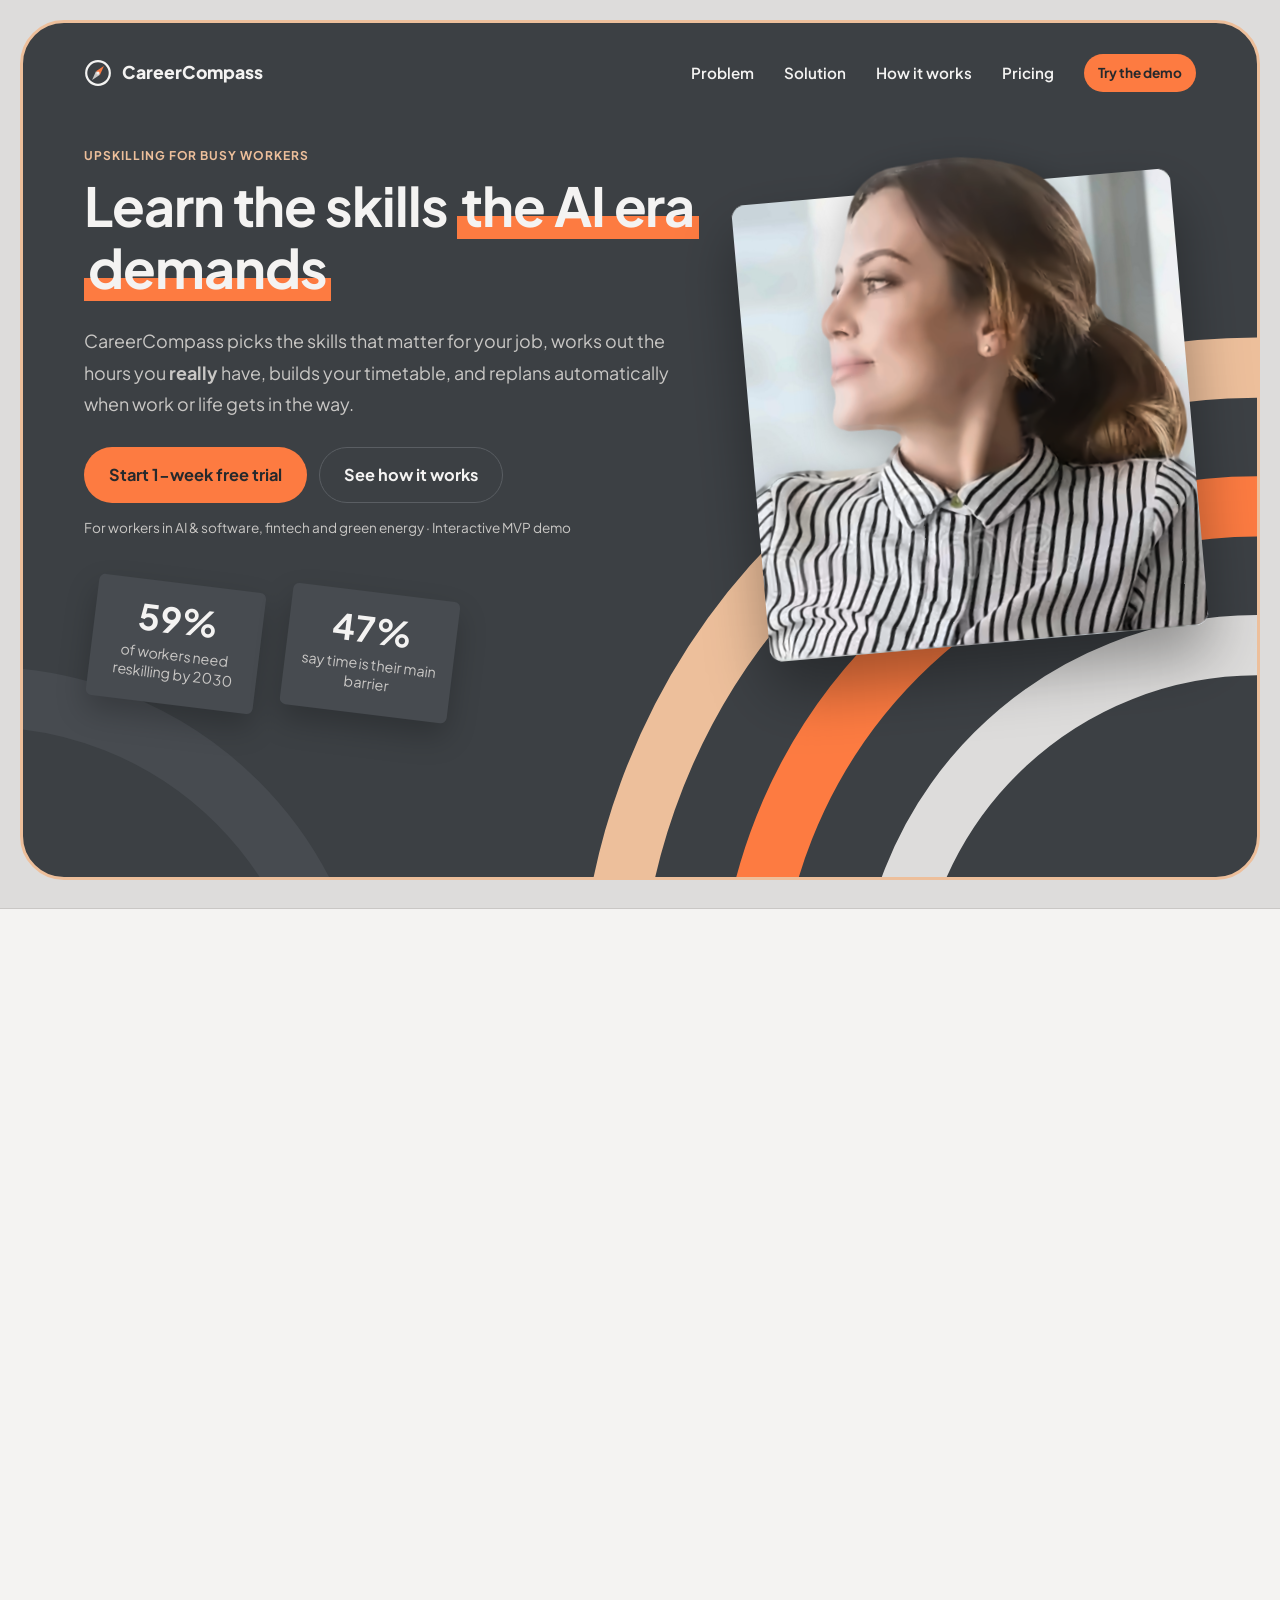
<file: index.html>
<!doctype html>
<html lang="en">
<head>
  <meta charset="utf-8">
  <meta name="viewport" content="width=device-width, initial-scale=1">
  <title>CareerCompass</title>
  <meta name="description" content="CareerCompass helps busy workers upskill for the AI era: the right skills, a realistic timetable, and automatic replanning when life gets in the way.">
  <link rel="preconnect" href="https://fonts.googleapis.com">
  <link rel="preconnect" href="https://fonts.gstatic.com" crossorigin>
  <link href="https://fonts.googleapis.com/css2?family=Plus+Jakarta+Sans:wght@400;500;600;700;800&display=swap" rel="stylesheet">
  <link rel="stylesheet" href="vendor/locomotive-scroll/locomotive-scroll.min.css">
  <link rel="stylesheet" href="css/styles.css">
</head>
<body>

<div class="lp" data-scroll-container>

<main>
  <!-- HERO -->
  <section class="hero" id="top" data-scroll-section>
    <div class="hero-frame">
      <svg class="hero-arcs" viewBox="0 0 640 520" aria-hidden="true" data-scroll data-scroll-speed="-1">
        <circle cx="640" cy="640" r="560" fill="none" stroke="#EDBF9B" stroke-width="52"/>
        <circle cx="640" cy="640" r="440" fill="none" stroke="#FD7B41" stroke-width="52"/>
        <circle cx="640" cy="640" r="320" fill="none" stroke="#DDDCDB" stroke-width="52"/>
      </svg>
      <svg class="hero-arc-dim" viewBox="0 0 360 240" aria-hidden="true" data-scroll data-scroll-speed="-2">
        <circle cx="-40" cy="420" r="360" fill="none" stroke="#474B50" stroke-width="60"/>
      </svg>

      <header class="site-nav">
        <div class="container">
          <a class="brand" href="#top" data-scroll-to aria-label="CareerCompass home">
            <svg viewBox="0 0 32 32" aria-hidden="true"><circle cx="16" cy="16" r="13.5" fill="none" stroke="currentColor" stroke-width="2.5"/><g transform="rotate(40 16 16)"><path class="needle-n" d="M16 5.5 19 16h-6z"/><path class="needle-s" d="M16 26.5 13 16h6z"/></g><circle cx="16" cy="16" r="1.8" fill="currentColor"/></svg>
            CareerCompass
          </a>
          <nav aria-label="Sections">
            <a href="#problem" data-scroll-to>Problem</a>
            <a href="#solution" data-scroll-to>Solution</a>
            <a href="#how" data-scroll-to>How it works</a>
            <a href="#pricing" data-scroll-to>Pricing</a>
          </nav>
          <a class="btn btn-sm" href="app.html#onboarding">Try the demo</a>
        </div>
      </header>

      <div class="container hero-grid">
        <div class="hero-text">
          <p class="eyebrow">Upskilling for busy workers</p>
          <h1>Learn the skills <em>the AI era demands</em></h1>
          <p class="lead">CareerCompass picks the skills that matter for your job, works out the hours you <strong>really</strong> have, builds your timetable, and replans automatically when work or life gets in the way.</p>
          <div class="hero-cta">
            <a class="btn btn-lg" href="app.html#onboarding">Start 1-week free trial</a>
            <a class="btn btn-lg btn-ghost" href="#how" data-scroll-to>See how it works</a>
          </div>
          <p class="hero-note">For workers in AI &amp; software, fintech and green energy · Interactive MVP demo</p>

          <div class="hero-tiles">
            <div data-scroll data-scroll-speed="0.6"><div class="hero-tile"><b>59%</b><span>of workers need reskilling by 2030</span></div></div>
            <div data-scroll data-scroll-speed="1.1"><div class="hero-tile"><b>47%</b><span>say time is their main barrier</span></div></div>
          </div>
        </div>

        <div class="hero-photo-wrap" data-scroll data-scroll-speed="1.6">
          <!-- Hero photo in two layers: assets/hero.jpg fills the card, assets/hero-woman.png (transparent cutout) sits on top and pokes out past the top-left edge. -->
          <figure class="hero-photo">
            <img class="hero-photo-bg" src="assets/hero.jpg" alt="" onerror="this.remove()">
            <div class="hero-cut"><img src="assets/hero-woman.png" alt="A woman at her desk looking out of the window" onerror="this.remove()"></div>
          </figure>
        </div>
      </div>
    </div>
  </section>

  <!-- PROBLEM -->
  <section data-scroll-section class="section section-alt" id="problem">
    <div class="container">
      <div class="section-head">
        <p class="eyebrow">The problem</p>
        <h2>Workers need to upskill fast. They don't have the time, and they lose motivation.</h2>
        <p>As AI moves into every job, the skills employers need are changing faster than workers can keep up. The courses on the market don't fit around a 9-to-5, so people enrol, fall behind and quit.</p>
      </div>

      <div class="grid-4">
        <div class="card stat-card"><div class="num">~40%</div><p>of the skills required for jobs will change</p></div>
        <div class="card stat-card"><div class="num">63%</div><p>of employers struggle to find workers with the right skill sets</p></div>
        <div class="card stat-card"><div class="num">59%</div><p>of the global workforce needs reskilling or upskilling by 2030</p></div>
        <div class="card stat-card"><div class="num">120M</div><p>people risk redundancy because they're unlikely to receive it</p></div>
      </div>
      <p class="source">Source: World Economic Forum, Future of Jobs Report 2025 (data from 1,000+ companies; the skills gap is the #1 barrier to business transformation).</p>

      <div class="grid-3" style="margin-top:20px">
        <div class="card stat-card"><div class="num">47%</div><p>of employees say <strong>time</strong> is their main barrier to upskilling</p></div>
        <div class="card stat-card"><div class="num">46%</div><p>find workplace training boring, and 37% say it's delivered in an unengaging way</p></div>
        <div class="card stat-card"><div class="num">36%</div><p>say training programmes lack relevance to their work</p></div>
      </div>
      <p class="source">Source: Kahoot! workplace survey, 2024.</p>
    </div>
  </section>

  <!-- PAIN POINTS + SOLUTION -->
  <section data-scroll-section class="section" id="solution">
    <div class="container">
      <div class="section-head">
        <p class="eyebrow">Root causes → our solution</p>
        <h2>We traced both pain points back to the same root: a full-time job eats most of the day's time and energy.</h2>
        <p>CareerCompass is a website that plans and allocates your learning time and tracks your progress, so you gain the skill you need without losing motivation.</p>
      </div>

      <div class="grid-2">
        <article class="card">
          <span class="chip chip-bad">Pain point 1</span>
          <h3 style="margin-top:12px">"I don't have time to find and take courses"</h3>
          <h4 class="small" style="margin-top:18px">How CareerCompass fixes it</h4>
          <ul class="fix-list">
            <li>AI picks the skills and courses, so there's no searching or comparing</li>
            <li>Organises your timetable around your real calendar</li>
            <li>Replans whenever work or life changes</li>
          </ul>
        </article>

        <article class="card">
          <span class="chip chip-bad">Pain point 2</span>
          <h3 style="margin-top:12px">"I enrol, fall behind, then quit"</h3>
          <h4 class="small" style="margin-top:18px">How CareerCompass fixes it</h4>
          <ul class="fix-list">
            <li>Removes the effort of deciding what to do next</li>
            <li>Realistic plans with clear goals, sized to the hours you actually have</li>
            <li>Falling behind becomes recoverable: missed sessions are rescheduled automatically</li>
          </ul>
        </article>
      </div>

      <div class="lp-product">
        <div>
          <p class="eyebrow">Inside the product</p>
          <h3>A timetable sized to the hours you actually have</h3>
          <p class="muted">CareerCompass reads your calendars, takes out work, family, rest and a safety buffer, and plans sessions only in what is left. Miss one and it moves, so you stay on track.</p>
        </div>
        <div class="mock" aria-hidden="true">
          <div class="card">
            <p class="eyebrow">Your week, analysed</p>
            <div class="mock-hours"><b>6.5</b><span class="muted">hrs / week you realistically have</span></div>
            <div class="chips"><span class="chip">−45 h work</span><span class="chip">−15 h family</span><span class="chip">−15% buffer</span><span class="chip chip-warn">burnout guard</span></div>
            <div class="mock-week">
              <div class="w"></div><div class="w"></div><div class="w"></div><div class="w"></div><div class="w"></div><div></div><div></div>
              <div class="s0"></div><div></div><div class="s1"></div><div class="s0 mv"></div><div></div><div class="s1"></div><div></div>
              <div></div><div class="s1"></div><div></div><div></div><div></div><div class="s0"></div><div></div>
            </div>
            <div class="mock-days"><span>Mon</span><span>Tue</span><span>Wed</span><span>Thu</span><span>Fri</span><span>Sat</span><span>Sun</span></div>
          </div>
          <div class="card mock-float">
            <strong>Missed Tuesday? No problem.</strong>
            <div class="muted">Moved to Thu 19:00. You're still on track to finish by 18 Dec.</div>
          </div>
        </div>
      </div>
    </div>
  </section>

  <!-- HOW IT WORKS -->
  <section data-scroll-section class="section section-alt" id="how">
    <div class="container">
      <div class="section-head">
        <p class="eyebrow">How it works</p>
        <h2>Five steps from "I should upskill" to a plan you can stick to</h2>
      </div>
      <div class="steps-list">
        <div class="card"><h3>Onboarding</h3><p>Job title, industry and daily tasks. Choose a goal (keep your job, get promoted or switch careers), do a quick skills check and a short brain test of how you study.</p></div>
        <div class="card"><h3>Skill selection</h3><p>AI proposes 3–5 ranked skills. Each shows why it matters, the time to reach a useful level and the typical cost.</p></div>
        <div class="card"><h3>Time &amp; package</h3><p>Sync your calendars (private events stay hidden). We show the hours you <em>realistically</em> have, with a buffer and a burnout check.</p></div>
        <div class="card"><h3>Plan building</h3><p>Pick from 2–3 courses designed by our specialists to fit your hours, all included in your package. They go straight into your timetable.</p></div>
        <div class="card"><h3>Track &amp; replan</h3><p>Track progress and see the payoff. Miss a session and AI replans it. Stuck? Book a specialist session.</p></div>
      </div>
      <p class="muted small" style="margin-top:18px">All courses are designed by our in-house team of specialists. Linking to outside courses would mean users enrol themselves and follow someone else's fixed plan, which is exactly the effort we remove.</p>
    </div>
  </section>

  <!-- PRICING -->
  <section data-scroll-section class="section" id="pricing">
    <div class="container">
      <div class="section-head">
        <p class="eyebrow">Packages</p>
        <h2>Every plan starts with a 1-week free trial</h2>
        <p>Assumed prices for the MVP. Every package includes all our specialist-designed courses. Revenue comes from subscriptions, plus paid sessions with the specialists (mentors) who design those courses.</p>
      </div>
      <div class="tiers">
        <article class="card tier">
          <div class="tier-name"><h3>Silver</h3><span class="chip">Essentials</span></div>
          <div class="price">$9.99</div><div class="muted small">/month after 1-week free trial</div>
          <ul>
            <li><b>Skill suggestions</b>3–5 skills with reasons, time estimate and cost</li>
            <li><b>Schedule</b>1 calendar sync + "you realistically have X hrs/week"</li>
            <li><b>Courses</b>1 skill at a time</li>
            <li><b>Timetable</b>First 2 weeks planned</li>
            <li><b>Replanning</b>Manual edits, limited auto-replan</li>
            <li><b>Motivation</b>Basic progress tracking</li>
            <li><b>Specialist</b>Pay per session</li>
          </ul>
          <a class="btn btn-ghost btn-block" href="app.html#onboarding">Start free trial</a>
        </article>
        <article class="card tier featured">
          <div class="tier-name"><h3>Gold</h3><span class="chip chip-accent">Most popular</span></div>
          <div class="price">$19.99</div><div class="muted small">/month after 1-week free trial</div>
          <ul>
            <li><b>Skill suggestions</b>+ Role-specific detail on why each skill matters</li>
            <li><b>Schedule</b>2 calendars + buffer for unexpected events</li>
            <li><b>Courses</b>Up to 3 skills at once, refined filters</li>
            <li><b>Timetable</b>Up to 8 weeks planned</li>
            <li><b>Replanning</b>Auto-replan for missed sessions &amp; schedule changes</li>
            <li><b>Motivation</b>Payoff insights, reminders</li>
            <li><b>Specialist</b>Discounted rate every session, AI notes/recording</li>
          </ul>
          <a class="btn btn-block" href="app.html#onboarding">Start free trial</a>
        </article>
        <article class="card tier">
          <div class="tier-name"><h3>Platinum</h3><span class="chip">Everything</span></div>
          <div class="price">$34.99</div><div class="muted small">/month after 1-week free trial</div>
          <ul>
            <li><b>Skill suggestions</b>+ Job-posting data and deeper evidence behind each skill</li>
            <li><b>Schedule</b>Multiple calendars + buffer</li>
            <li><b>Courses</b>Unlimited skills, side-by-side comparison, refined filters</li>
            <li><b>Timetable</b>Unlimited planning</li>
            <li><b>Replanning</b>Continuous AI replanning as work/life shifts</li>
            <li><b>Motivation</b>Payoff insights, reminders, check-ins, recovery after missed sessions</li>
            <li><b>Specialist</b>1 free priority session every 3 months, AI notes/recording</li>
          </ul>
          <a class="btn btn-ghost btn-block" href="app.html#onboarding">Start free trial</a>
        </article>
      </div>
      <p class="muted small" style="margin-top:16px">Refined filters add extra factors to narrow down courses and make progress easier to track.</p>
    </div>
  </section>

  <!-- CTA -->
  <section data-scroll-section class="section" style="padding-top:0">
    <div class="container">
      <div class="cta-band">
        <h2>See your realistic plan in under 3 minutes</h2>
        <p>Walk through the full MVP: onboarding, AI skill picks, calendar analysis, timetable and auto-replanning.</p>
        <a class="btn btn-lg" href="app.html#onboarding">Launch the demo</a>
      </div>
    </div>
  </section>
</main>

<footer class="site-footer" data-scroll-section>
  <div class="container">
    <p><strong>CareerCompass</strong>: competition MVP prototype. AI behaviour, calendars and payments are simulated.</p>
  </div>
</footer>

</div>

<script src="vendor/locomotive-scroll/locomotive-scroll.min.js"></script>
<script src="js/landing.js"></script>
</body>
</html>
</file>
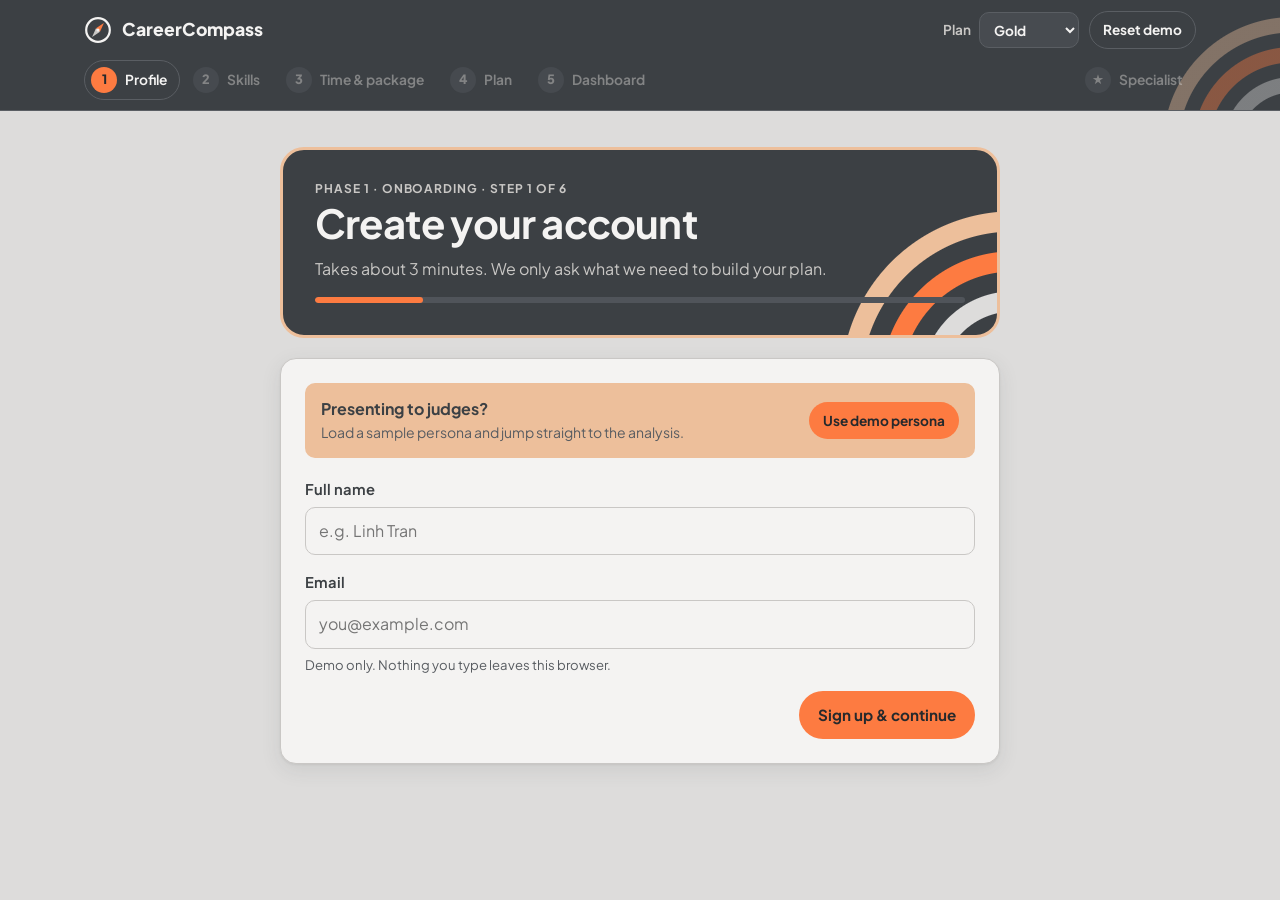
<file: app.html>
<!doctype html>
<html lang="en">
<head>
  <meta charset="utf-8">
  <meta name="viewport" content="width=device-width, initial-scale=1">
  <title>CareerCompass App</title>
  <meta name="description" content="CareerCompass interactive MVP: onboarding, AI skill picks, realistic hours, timetable and auto-replanning.">
  <link rel="preconnect" href="https://fonts.googleapis.com">
  <link rel="preconnect" href="https://fonts.gstatic.com" crossorigin>
  <link href="https://fonts.googleapis.com/css2?family=Plus+Jakarta+Sans:wght@400;500;600;700;800&display=swap" rel="stylesheet">
  <link rel="stylesheet" href="css/styles.css">
</head>
<body>
  <header class="topbar">
    <div class="container topbar-inner">
      <a class="brand" href="index.html" aria-label="CareerCompass home">
        <svg viewBox="0 0 32 32" aria-hidden="true"><circle cx="16" cy="16" r="13.5" fill="none" stroke="currentColor" stroke-width="2.5"/><g transform="rotate(40 16 16)"><path class="needle-n" d="M16 5.5 19 16h-6z"/><path class="needle-s" d="M16 26.5 13 16h6z"/></g><circle cx="16" cy="16" r="1.8" fill="currentColor"/></svg>
        CareerCompass
      </a>
      <div class="topbar-right">
        <span id="trialBadge"></span>
        <label class="tier-switch">Plan
          <select id="tierSelect" aria-label="Subscription package">
            <option value="silver">Silver</option>
            <option value="gold">Gold</option>
            <option value="platinum">Platinum</option>
          </select>
        </label>
        <button class="btn btn-ghost btn-sm" data-action="reset" type="button">Reset demo</button>
      </div>
    </div>
    <nav class="container stepper" id="stepper" aria-label="Progress"></nav>
  </header>

  <main id="view" class="container" tabindex="-1"></main>

  <div id="modal"></div>
  <div id="toasts" class="toasts" aria-live="polite"></div>

  <noscript><p class="container">This demo needs JavaScript enabled.</p></noscript>
  <script src="js/data.js"></script>
  <script src="js/engine.js"></script>
  <script src="js/calendar.js"></script>
  <script src="js/app.js"></script>
</body>
</html>
</file>
<file: css/styles.css>
/* CareerCompass — shared styles (landing + app) */

/* Brand palette: #DDDCDB grey · #FD7B41 orange · #EDBF9B peach · #3C4044 charcoal.
   Orange is a fill colour; orange-looking text uses --accent-text so it stays readable. */
:root {
  --bg: #DDDCDB;
  --surface: #F4F3F2;
  --surface-2: #E8E7E6;
  --text: #3C4044;
  --muted: #585C61;
  --border: #C9C7C5;
  --accent: #FD7B41;
  --accent-hover: #F06C30;
  --accent-ink: #26292C;
  --accent-soft: #EDBF9B;
  --accent-text: #8A3714;
  --accent-display: #D2551E;
  --good: #0F6B4A;
  --good-soft: #D3E8DC;
  --warn: #7A5600;
  --warn-soft: #F2E3B5;
  --bad: #A52A3B;
  --bad-soft: #F3D6DA;
  --needle: #FD7B41;
  --work: #C4C2C0;
  --family: #F6DCC7;
  --private: repeating-linear-gradient(45deg, #C4C2C0 0 6px, #E8E7E6 6px 12px);
  --c0: #FD7B41;
  --c1: #3C4044;
  --c2: #EDBF9B;
  --c3: #D99A6C;
  --chip-ink: #26292C;
  --shadow: 0 1px 2px rgba(60, 64, 68, .08), 0 6px 20px rgba(60, 64, 68, .10);
  --radius: 16px;
  --radius-sm: 10px;
  --font: "Plus Jakarta Sans", system-ui, -apple-system, "Segoe UI", Roboto, sans-serif;
  color-scheme: light;
}

/* Charcoal bands: nav, app top bar, CTA band, footer. Tokens are re-scoped so
   everything inside (logo, links, stepper, select, chips, buttons) adapts. */
.hero-frame, .screen-hero, .site-nav, .topbar, .cta-band, .site-footer {
  --bg: #3C4044;
  --surface: #474B50;
  --surface-2: #50545A;
  --text: #F4F3F2;
  --muted: #C9C7C5;
  --border: #5A5E63;
  --accent-text: #EDBF9B;
  --accent-soft: color-mix(in srgb, #EDBF9B 22%, #3C4044);
  --good: #8FD3AE;
  --good-soft: #2F4A3E;
  color: var(--text);
  color-scheme: dark;
}

/* ---------- Base ---------- */
*, *::before, *::after { box-sizing: border-box; }
html { -webkit-text-size-adjust: 100%; }
html:not(.has-scroll-init) { scroll-behavior: smooth; } /* Locomotive Scroll drives scrolling on the landing page */
body {
  margin: 0;
  background: var(--bg);
  color: var(--text);
  font-family: var(--font);
  font-size: 16px;
  line-height: 1.55;
  overflow-x: hidden;
}
h1, h2, h3, h4 { line-height: 1.2; margin: 0 0 .5em; letter-spacing: -.01em; }
h1 { font-size: clamp(1.7rem, 3.6vw, 2.5rem); font-weight: 800; }
h2 { font-size: clamp(1.3rem, 2.4vw, 1.75rem); font-weight: 750; }
h3 { font-size: 1.1rem; font-weight: 700; }
p { margin: 0 0 1em; }
a { color: var(--accent-text); }
img, svg { max-width: 100%; }
button, input, select, textarea { font: inherit; color: inherit; }
:focus-visible { outline: 3px solid var(--accent-text); outline-offset: 2px; border-radius: 6px; }

.container { width: 100%; max-width: 1160px; margin: 0 auto; padding: 0 16px; }
@media (min-width: 720px) { .container { padding: 0 24px; } }

.muted { color: var(--muted); }
.small { font-size: .875rem; }
.tiny { font-size: .78rem; }
.center { text-align: center; }
.eyebrow {
  text-transform: uppercase; letter-spacing: .08em; font-size: .75rem; font-weight: 700;
  color: var(--accent-text); margin: 0 0 .5rem;
}
.stack > * + * { margin-top: 16px; }
.row { display: flex; gap: 12px; align-items: center; flex-wrap: wrap; }
.spacer { flex: 1; }
.hidden { display: none !important; }

/* ---------- Brand ---------- */
.brand { display: inline-flex; align-items: center; gap: 10px; font-weight: 800; font-size: 1.1rem; color: var(--text); text-decoration: none; }
.brand svg { width: 28px; height: 28px; flex: none; }
.brand .needle-n { fill: var(--needle); }
.brand .needle-s { fill: var(--muted); }

/* ---------- Buttons ---------- */
.btn {
  display: inline-flex; align-items: center; justify-content: center; gap: 8px;
  padding: 11px 18px; border-radius: 999px; border: 1px solid transparent;
  background: var(--accent); color: var(--accent-ink); font-weight: 700; font-size: .95rem;
  text-decoration: none; cursor: pointer; transition: background .15s, transform .05s, border-color .15s;
  white-space: nowrap;
}
.btn:hover { background: var(--accent-hover); }
.btn:active { transform: translateY(1px); }
.btn[disabled] { opacity: .45; cursor: not-allowed; }
.btn-ghost { background: transparent; color: var(--text); border-color: var(--border); }
.btn-ghost:hover { background: var(--surface-2); }
.btn-soft { background: var(--accent-soft); color: var(--accent-text); }
.btn-soft:hover { background: var(--accent-soft); filter: brightness(.97); }
.btn-good { background: var(--good); color: #fff; }
.btn-good:hover { background: var(--good); filter: brightness(1.08); }
.btn-warn { background: var(--warn-soft); color: var(--warn); border-color: transparent; }
.btn-warn:hover { background: var(--warn-soft); filter: brightness(.97); }
.btn-sm { padding: 7px 13px; font-size: .85rem; }
.btn-lg { padding: 14px 24px; font-size: 1.02rem; }
.btn-block { width: 100%; }
.link-btn { background: none; border: 0; padding: 0; color: var(--accent-text); font-weight: 600; cursor: pointer; text-decoration: underline; text-underline-offset: 3px; }

/* ---------- Cards ---------- */
.card {
  background: var(--surface); border: 1px solid var(--border); border-radius: var(--radius);
  padding: 20px; box-shadow: var(--shadow);
}
@media (min-width: 720px) { .card { padding: 24px; } }
.card h3:first-child, .card h2:first-child { margin-top: 0; }
.card-flat { box-shadow: none; }
.card-accent { border-color: var(--accent); box-shadow: 0 0 0 3px var(--accent-soft), var(--shadow); }

.grid { display: grid; gap: 16px; }
.grid-2 { display: grid; gap: 16px; }
.grid-3 { display: grid; gap: 16px; }
.grid-4 { display: grid; gap: 16px; grid-template-columns: repeat(2, minmax(0, 1fr)); }
@media (min-width: 760px) {
  .grid-2 { grid-template-columns: repeat(2, minmax(0, 1fr)); }
  .grid-3 { grid-template-columns: repeat(3, minmax(0, 1fr)); }
  .grid-4 { grid-template-columns: repeat(4, minmax(0, 1fr)); }
}

/* ---------- Chips / badges ---------- */
.chip {
  display: inline-flex; align-items: center; gap: 6px; padding: 4px 10px; border-radius: 999px;
  font-size: .78rem; font-weight: 650; background: var(--surface-2); color: var(--muted); white-space: nowrap;
}
.chip-accent { background: var(--accent-soft); color: var(--accent-text); }
.chip-good { background: var(--good-soft); color: var(--good); }
.chip-warn { background: var(--warn-soft); color: var(--warn); }
.chip-bad { background: var(--bad-soft); color: var(--bad); }
.chips { display: flex; flex-wrap: wrap; gap: 6px; }
.lock::before { content: "🔒 "; }

/* ---------- Forms ---------- */
.field { display: grid; gap: 6px; margin-bottom: 16px; }
.field label, .label { font-weight: 650; font-size: .92rem; }
.field .hint { font-size: .82rem; color: var(--muted); }
input[type="text"], input[type="email"], input[type="number"], input:not([type]), select, textarea {
  width: 100%; padding: 11px 13px; border-radius: var(--radius-sm); border: 1px solid var(--border);
  background: var(--surface); color: var(--text); min-height: 44px;
}
textarea { min-height: 84px; resize: vertical; }
input:focus, select:focus, textarea:focus { outline: none; border-color: var(--accent); box-shadow: 0 0 0 3px var(--accent-soft); }
input[type="range"] { width: 100%; accent-color: var(--accent); }
.switch { display: inline-flex; align-items: center; gap: 10px; cursor: pointer; font-weight: 600; font-size: .92rem; }
.switch input { width: 18px; height: 18px; accent-color: var(--accent); }

/* Option cards (radio-like buttons) */
.options { display: grid; gap: 10px; }
.options-2 { grid-template-columns: 1fr; }
@media (min-width: 560px) { .options-2 { grid-template-columns: 1fr 1fr; } }
.option {
  display: grid; gap: 2px; text-align: left; padding: 14px 16px; border-radius: var(--radius-sm);
  border: 1.5px solid var(--border); background: var(--surface); cursor: pointer; transition: border-color .15s, background .15s;
}
.option:hover { border-color: var(--accent); }
.option strong { font-size: .97rem; }
.option span { font-size: .85rem; color: var(--muted); }
.option.is-active { border-color: var(--accent); background: var(--accent-soft); }
.option.is-active strong { color: var(--accent-text); }

.segmented { display: inline-flex; border: 1px solid var(--border); border-radius: 999px; padding: 3px; background: var(--surface-2); flex-wrap: wrap; }
.segmented button {
  border: 0; background: transparent; padding: 6px 12px; border-radius: 999px; font-size: .84rem; font-weight: 650;
  color: var(--muted); cursor: pointer;
}
.segmented button.is-active { background: var(--surface); color: var(--accent-text); box-shadow: 0 1px 3px rgba(0,0,0,.12); }

/* ---------- Landing page ---------- */
/* Brand arcs: three concentric rings (grey, orange, peach) tucked into the bottom-right
   corner. Each user sets --u (ring unit) to scale them. */
.cta-band, .screen-hero, .topbar::before {
  background-image: radial-gradient(circle at calc(100% + 2 * var(--u)) calc(100% + 6 * var(--u)),
    transparent calc(9 * var(--u) - 1px),
    #DDDCDB calc(9 * var(--u)) calc(11.4 * var(--u)), transparent calc(11.4 * var(--u) + 1px) calc(14 * var(--u) - 1px),
    #FD7B41 calc(14 * var(--u)) calc(16.4 * var(--u)), transparent calc(16.4 * var(--u) + 1px) calc(19 * var(--u) - 1px),
    #EDBF9B calc(19 * var(--u)) calc(21.4 * var(--u)), transparent calc(21.4 * var(--u) + 1px));
  background-repeat: no-repeat;
}

/* Hero: dark rounded frame with a peach outline; nav sits inside it. */
.hero { padding: 10px 10px 20px; }
.hero-frame { position: relative; overflow: hidden; isolation: isolate; background: var(--bg); border: 3px solid #EDBF9B; border-radius: 28px; }
.site-nav { position: relative; z-index: 3; }
.site-nav .container { display: flex; align-items: center; gap: 16px; min-height: 76px; }
.site-nav nav { display: none; gap: 30px; margin-left: auto; }
.site-nav nav a { color: var(--text); text-decoration: none; font-weight: 600; font-size: .95rem; }
.site-nav nav a:hover { color: var(--accent-text); }
.site-nav .btn { margin-left: auto; }

.hero-grid { position: relative; z-index: 2; display: grid; gap: 48px; align-items: center; padding-top: 28px; padding-bottom: 72px; }
.hero h1 { font-size: clamp(2.1rem, 4.2vw, 3.4rem); font-weight: 700; line-height: 1.16; letter-spacing: -.02em; }
.hero h1 em { font-style: normal; color: var(--text); background: linear-gradient(transparent 66%, var(--accent) 66%); -webkit-box-decoration-break: clone; box-decoration-break: clone; padding: 0 .08em; }
.hero .lead { font-size: 1.12rem; line-height: 1.75; color: var(--muted); max-width: 34em; }
.hero-cta { display: flex; gap: 12px; flex-wrap: wrap; margin-top: 28px; }
.hero-note { margin-top: 14px; font-size: .85rem; color: var(--muted); }

.hero-arcs, .hero-arc-dim { position: absolute; bottom: 0; z-index: 0; pointer-events: none; max-width: none; }
.hero-arcs { right: 0; width: min(92%, 420px); }
.hero-arc-dim { left: 0; width: min(46%, 360px); }

.hero-tiles { display: flex; flex-wrap: wrap; gap: 26px; margin-top: 34px; padding-left: 8px; }
.hero-tile { width: 168px; padding: 18px 16px 20px; border-radius: 6px; background: var(--surface); text-align: center; transform: rotate(7deg); box-shadow: 0 14px 30px rgba(0, 0, 0, .22); }
.hero-tile b { display: block; font-size: 2.2rem; font-weight: 700; line-height: 1.1; margin-bottom: 6px; }
.hero-tile span { display: block; font-size: .9rem; line-height: 1.35; color: var(--muted); }

.hero-photo-wrap { justify-self: center; width: min(84%, 330px); margin-top: 40px; --cut-x: -20%; --cut-w: 124%; }
.hero-photo { position: relative; margin: 0; aspect-ratio: 1 / 1.04; border-radius: 14px; background: #F4F3F2; transform: rotate(-3deg); box-shadow: 0 30px 60px rgba(0, 0, 0, .35); }
.hero-photo-bg { position: absolute; inset: 0; width: 100%; height: 100%; object-fit: cover; border-radius: inherit; }
/* Cutout layer: open at the top only, so her head rises out of the card while the
   left, right and bottom edges crop her shoulders. */
.hero-cut { position: absolute; inset: 0; clip-path: inset(-45% 0 0 0 round 0 0 14px 14px); }
.hero-cut img { position: absolute; bottom: 0; left: var(--cut-x, -40%); width: var(--cut-w, 150%); max-width: none; height: auto; filter: drop-shadow(0 10px 18px rgba(0, 0, 0, .28)); }

@media (min-width: 900px) {
  .hero { padding: 20px 20px 28px; }
  .hero-frame { border-radius: 44px; min-height: min(880px, calc(100vh - 40px)); }
  .site-nav .container { min-height: 100px; }
  .site-nav nav { display: flex; }
  .site-nav .btn { margin-left: 14px; }
  .hero-grid { grid-template-columns: 1.15fr .85fr; padding-top: 24px; padding-bottom: 90px; }
  .hero-arcs { width: min(60%, 780px); }
  .hero-photo-wrap { width: min(100%, 440px); margin-top: 0; }
  .hero-photo { transform: rotate(-5deg); }
}

/* Hero load-in. Uses `translate` so it never fights the tilt or the scroll parallax. */
.hero-text > *, .hero-photo { animation: lpRise .8s cubic-bezier(.2, .7, .2, 1) both; }
.hero-text > :nth-child(2) { animation-delay: .06s; }
.hero-text > :nth-child(3) { animation-delay: .12s; }
.hero-text > :nth-child(4) { animation-delay: .18s; }
.hero-text > :nth-child(5) { animation-delay: .24s; }
.hero-text > :nth-child(6), .hero-photo { animation-delay: .3s; }
@keyframes lpRise { from { opacity: 0; translate: 0 26px; } }

/* Scroll reveals: only active once js/landing.js has started Locomotive Scroll. */
.has-scroll-anim [data-reveal] {
  opacity: 0; transform: translateY(32px);
  transition: opacity .7s ease, transform .8s cubic-bezier(.2, .7, .2, 1); transition-delay: var(--reveal-delay, 0ms);
}
.has-scroll-anim [data-reveal].is-inview { opacity: 1; transform: none; }
.c-scrollbar { z-index: 40; }
.c-scrollbar_thumb { background-color: #3C4044; }

.lp-product { display: grid; gap: 28px; align-items: center; margin-top: 44px; }
.lp-product .mock { margin-bottom: 22px; }
@media (min-width: 900px) { .lp-product { grid-template-columns: .9fr 1.1fr; gap: 56px; } }

.mock { position: relative; }
.mock .card { padding: 18px; }
.mock-hours { display: flex; align-items: baseline; gap: 8px; margin: 4px 0 10px; }
.mock-hours b { font-size: 2.6rem; font-weight: 800; color: var(--accent-display); line-height: 1; }
.mock-week { display: grid; grid-template-columns: repeat(7, 1fr); gap: 4px; margin-top: 12px; }
.mock-week div { height: 54px; border-radius: 6px; background: var(--surface-2); position: relative; }
.mock-week .w { background: var(--work); }
.mock-week .s0 { background: var(--c0); }
.mock-week .s1 { background: var(--c1); }
.mock-week .mv { outline: 2px dashed var(--needle); outline-offset: 1px; }
.mock-days { display: grid; grid-template-columns: repeat(7, 1fr); gap: 4px; font-size: .7rem; color: var(--muted); text-align: center; margin-top: 4px; }
.mock-float { position: absolute; right: -6px; bottom: -22px; max-width: 250px; padding: 12px 14px !important; font-size: .85rem; }
@media (max-width: 600px) { .mock-float { position: static; margin-top: 12px; max-width: none; } }

.section { padding: 56px 0; }
.section-alt { background: var(--surface); border-top: 1px solid var(--border); border-bottom: 1px solid var(--border); }
.section-head { max-width: 720px; margin-bottom: 28px; }
.section-head p { color: var(--muted); font-size: 1.04rem; }

.stat-card { padding: 20px; }
.stat-card .num { font-size: clamp(2rem, 4vw, 2.6rem); font-weight: 800; color: var(--accent-display); line-height: 1.05; margin-bottom: 6px; }
.stat-card p { margin: 0; color: var(--muted); font-size: .93rem; }
.source { font-size: .78rem; color: var(--muted); margin-top: 12px; }

.fix-list { list-style: none; padding: 0; margin: 12px 0 0; display: grid; gap: 8px; }
.fix-list li { display: flex; gap: 10px; align-items: flex-start; }
.fix-list li::before { content: "✓"; color: var(--good); font-weight: 800; flex: none; }

.steps-list { counter-reset: s; display: grid; gap: 16px; }
@media (min-width: 900px) { .steps-list { grid-template-columns: repeat(5, minmax(0, 1fr)); } }
.steps-list .card { position: relative; padding-top: 52px; }
.steps-list .card::before {
  counter-increment: s; content: counter(s); position: absolute; top: 16px; left: 20px;
  width: 28px; height: 28px; border-radius: 50%; background: var(--accent); color: var(--accent-ink);
  display: grid; place-items: center; font-weight: 800; font-size: .9rem;
}
.steps-list p { color: var(--muted); font-size: .9rem; margin: 0; }


.tiers { display: grid; gap: 16px; }
@media (min-width: 900px) { .tiers { grid-template-columns: repeat(3, minmax(0, 1fr)); } }
.tier { display: flex; flex-direction: column; }
.tier-name { display: flex; align-items: center; justify-content: space-between; gap: 8px; }
.tier .price { font-size: 1.6rem; font-weight: 800; margin: 6px 0 2px; }
.tier ul { list-style: none; padding: 0; margin: 16px 0 20px; display: grid; gap: 12px; flex: 1; }
.tier li { display: grid; gap: 2px; font-size: .9rem; }
.tier li b { font-size: .75rem; text-transform: uppercase; letter-spacing: .05em; color: var(--muted); }
.tier.featured { border-color: var(--accent); box-shadow: 0 0 0 3px var(--accent-soft), var(--shadow); }

.cta-band { --u: 5px; background-color: var(--bg); color: var(--text); border-radius: 24px; padding: 36px 24px; text-align: center; }
@media (min-width: 760px) { .cta-band { --u: 9px; padding: 56px 24px; } }
.cta-band p { opacity: .9; }
.cta-band .btn { background: var(--accent); color: var(--accent-ink); }
.cta-band .btn:hover { background: var(--accent-hover); }

.site-footer { background: var(--bg); padding: 36px 0 48px; color: var(--muted); font-size: .85rem; }
.site-footer a { color: var(--muted); word-break: break-word; }

/* ---------- App shell ---------- */
.topbar { position: sticky; top: 0; z-index: 30; background: var(--bg); border-bottom: 1px solid var(--border); }
.topbar::before { content: ""; position: absolute; inset: 0; --u: 6px; opacity: .4; pointer-events: none; }
.topbar-inner, .stepper { position: relative; }
.topbar-inner { display: flex; align-items: center; gap: 12px; min-height: 60px; flex-wrap: wrap; padding-top: 8px; padding-bottom: 8px; }
.topbar-right { margin-left: auto; display: flex; align-items: center; gap: 10px; flex-wrap: wrap; }
.tier-switch { display: inline-flex; align-items: center; gap: 8px; font-size: .85rem; font-weight: 650; color: var(--muted); }
.tier-switch select { width: auto; min-height: 36px; padding: 6px 10px; font-weight: 700; color: var(--text); }

.stepper { display: flex; gap: 6px; overflow-x: auto; padding-bottom: 10px; scrollbar-width: none; }
.stepper::-webkit-scrollbar { display: none; }
.step {
  display: inline-flex; align-items: center; gap: 8px; padding: 6px 12px 6px 6px; border-radius: 999px;
  text-decoration: none; color: var(--muted); font-weight: 650; font-size: .86rem; white-space: nowrap; border: 1px solid transparent;
}
.step:hover { background: var(--surface-2); }
.step-n { width: 26px; height: 26px; border-radius: 50%; display: grid; place-items: center; background: var(--surface-2); font-size: .8rem; font-weight: 800; }
.step.is-done .step-n { background: var(--good-soft); color: var(--good); }
.step.is-current { color: var(--text); border-color: var(--border); background: var(--bg); }
.step.is-current .step-n { background: var(--accent); color: var(--accent-ink); }
.step.is-locked { opacity: .5; pointer-events: none; }
.step-special { margin-left: auto; }

main#view { padding: 28px 16px 72px; }
@media (min-width: 720px) { main#view { padding: 36px 24px 80px; } }
.screen { display: grid; gap: 20px; grid-template-columns: minmax(0, 1fr); }
.screen > *, .dash > *, .grid-2 > *, .grid-3 > *, .grid-4 > * { min-width: 0; }
.screen.narrow { max-width: 720px; margin: 0 auto; }
.screen-head h1 { margin-bottom: .25em; }
.screen-head p { color: var(--muted); margin: 0; max-width: 46em; }
/* Onboarding header: same dark framed band as the landing hero. */
.screen-hero { --u: 5px; background-color: var(--bg); border: 3px solid #EDBF9B; border-radius: 24px; padding: 22px 20px 24px; }
.screen-hero h1 { font-weight: 700; letter-spacing: -.02em; }
@media (min-width: 560px) { .screen-hero { --u: 8px; padding: 30px 32px 32px; } .screen-hero p { padding-right: 130px; } }
.mini-progress { height: 6px; border-radius: 99px; background: var(--surface-2); margin-top: 16px; overflow: hidden; }
.mini-progress span { display: block; height: 100%; background: var(--accent); border-radius: 99px; transition: width .3s; }
.actions { display: flex; gap: 10px; flex-wrap: wrap; justify-content: flex-end; margin-top: 8px; align-items: center; }
.actions .left { margin-right: auto; }
.center-card { max-width: 520px; margin: 40px auto; text-align: center; }

.demo-callout {
  display: flex; gap: 12px; align-items: center; justify-content: space-between; flex-wrap: wrap;
  padding: 14px 16px; border-radius: var(--radius-sm); background: var(--accent-soft); margin-bottom: 20px;
}
.demo-callout p { margin: 0; }

.skillcheck-row { display: flex; gap: 12px; justify-content: space-between; align-items: center; flex-wrap: wrap; padding: 12px 0; border-bottom: 1px solid var(--border); }
.skillcheck-row:last-child { border-bottom: 0; }

.q-block { padding: 16px 0; border-bottom: 1px solid var(--border); }
.q-block:last-child { border-bottom: 0; }
.q-block h3 { font-size: 1rem; margin-bottom: 10px; }
.q-opts { display: flex; gap: 8px; flex-wrap: wrap; }
.q-opts .option { padding: 9px 14px; }

.summary-list { list-style: none; margin: 0; padding: 0; display: grid; gap: 10px; }
.summary-list li { display: flex; justify-content: space-between; gap: 12px; border-bottom: 1px dashed var(--border); padding-bottom: 8px; flex-wrap: wrap; }
.summary-list li span:first-child { color: var(--muted); }
.summary-list li span:last-child { font-weight: 650; text-align: right; }

/* Skill cards */
.skill-card { display: grid; gap: 12px; position: relative; }
.skill-card .rank { position: absolute; top: 18px; right: 18px; font-size: .78rem; font-weight: 800; color: var(--muted); }
.skill-card h3 { padding-right: 40px; margin: 0; }
.skill-card p { margin: 0; font-size: .93rem; }
.skill-meta { display: flex; gap: 18px; flex-wrap: wrap; font-size: .88rem; }
.skill-meta b { display: block; font-size: 1.05rem; }
.detail { border-left: 3px solid var(--accent); padding-left: 12px; font-size: .9rem; }
.detail.locked { border-color: var(--border); color: var(--muted); }
.skill-card.is-selected { border-color: var(--accent); box-shadow: 0 0 0 3px var(--accent-soft), var(--shadow); }

/* Calendar painter */
.cal-toolbar { display: flex; flex-wrap: wrap; gap: 8px; align-items: center; margin-bottom: 14px; }
.paint-btn { display: inline-flex; align-items: center; gap: 8px; padding: 7px 12px; border-radius: 999px; border: 1.5px solid var(--border); background: var(--surface); cursor: pointer; font-weight: 650; font-size: .85rem; }
.paint-btn.is-active { border-color: var(--accent); background: var(--accent-soft); color: var(--accent-text); }
.swatch { width: 14px; height: 14px; border-radius: 4px; display: inline-block; border: 1px solid var(--border); }
.sw-work { background: var(--work); } .sw-family { background: var(--family); } .sw-private { background: var(--private); } .sw-free { background: var(--surface); }
.sw-c0 { background: var(--c0); } .sw-c1 { background: var(--c1); } .sw-c2 { background: var(--c2); } .sw-c3 { background: var(--c3); }

.grid-scroll { overflow-x: auto; -webkit-overflow-scrolling: touch; border-radius: var(--radius-sm); border: 1px solid var(--border); }
.week-grid {
  display: grid; grid-template-columns: 52px repeat(7, minmax(64px, 1fr)); min-width: 520px;
  background: var(--border); gap: 1px; user-select: none;
}
.week-grid.paintable { touch-action: none; cursor: crosshair; }
.wg-head { background: var(--surface-2); padding: 8px 4px; text-align: center; font-size: .78rem; font-weight: 750; position: sticky; top: 0; }
.wg-head span { display: block; font-weight: 500; color: var(--muted); font-size: .72rem; }
.wg-time { background: var(--surface-2); font-size: .72rem; color: var(--muted); padding: 4px 6px; text-align: right; display: flex; align-items: center; justify-content: flex-end; }
.wg-cell { background: var(--surface); min-height: 30px; border: 0; padding: 0; position: relative; font-size: .7rem; text-align: left; }
.wg-cell.t-work { background: var(--work); }
.wg-cell.t-family { background: var(--family); }
.wg-cell.t-private { background: var(--private); }
.wg-cell .lbl { position: absolute; inset: 3px 5px; overflow: hidden; white-space: nowrap; text-overflow: ellipsis; color: var(--muted); font-size: .66rem; line-height: 1.3; }
button.wg-cell.free { cursor: pointer; }
button.wg-cell.free:hover { background: var(--accent-soft); }
.wg-cell.has-session {
  cursor: pointer; margin: 2px; border-radius: 6px; color: var(--chip-ink); padding: 3px 6px; display: grid; align-content: center;
  min-height: 26px; line-height: 1.15; overflow: hidden;
}
.wg-cell.has-session .st { font-weight: 750; font-size: .68rem; white-space: nowrap; overflow: hidden; text-overflow: ellipsis; }
.wg-cell.has-session .sm { font-size: .62rem; opacity: .85; }
.s-c0 { background: var(--c0); } .s-c1 { background: var(--c1); } .s-c2 { background: var(--c2); } .s-c3 { background: var(--c3); }
.wg-cell.has-session.s-c1 { color: #F4F3F2; }
.wg-cell.is-done { opacity: .45; }
.wg-cell.is-done .st::before { content: "✓ "; }
.wg-cell.is-moved { outline: 2px dashed var(--needle); outline-offset: -2px; }
.wg-cell.is-selected { outline: 3px solid var(--text); outline-offset: -1px; }
.moving button.wg-cell.free { background: color-mix(in srgb, var(--good-soft) 70%, var(--surface)); }
.moving button.wg-cell.free:hover { background: var(--good-soft); outline: 2px solid var(--good); outline-offset: -2px; }
.legend { display: flex; gap: 14px; flex-wrap: wrap; font-size: .8rem; color: var(--muted); margin-top: 12px; }
.legend span { display: inline-flex; align-items: center; gap: 6px; }

/* Realistic hours */
.big-hours { display: flex; align-items: baseline; gap: 10px; flex-wrap: wrap; }
.big-hours b { font-size: clamp(2.6rem, 6vw, 3.4rem); font-weight: 800; color: var(--accent-display); line-height: 1; }
.calc { list-style: none; padding: 0; margin: 16px 0; display: grid; gap: 6px; font-size: .9rem; }
.calc li { display: flex; justify-content: space-between; gap: 12px; }
.calc li span:last-child { font-variant-numeric: tabular-nums; font-weight: 700; white-space: nowrap; }
.calc li.neg span:last-child { color: var(--bad); }
.calc li.total { border-top: 1px solid var(--border); padding-top: 8px; font-weight: 750; }
.calc li.total span:last-child { color: var(--accent-text); }

.notice { display: flex; gap: 12px; align-items: flex-start; padding: 14px 16px; border-radius: var(--radius-sm); font-size: .93rem; }
.notice p { margin: 0; }
.notice .x { margin-left: auto; background: none; border: 0; cursor: pointer; color: inherit; font-size: 1.1rem; line-height: 1; padding: 2px 4px; }
.notice-good { background: var(--good-soft); color: var(--text); border-left: 4px solid var(--good); }
.notice-warn { background: var(--warn-soft); color: var(--text); border-left: 4px solid var(--warn); }
.notice-info { background: var(--accent-soft); color: var(--text); border-left: 4px solid var(--accent); }

/* Courses */
.course-card { display: grid; gap: 10px; }
.course-card h4 { margin: 0; font-size: 1rem; }
.course-card .price { font-size: 1.3rem; font-weight: 800; }
.course-card.is-selected { border-color: var(--accent); box-shadow: 0 0 0 3px var(--accent-soft), var(--shadow); }
.course-facts { display: grid; grid-template-columns: 1fr 1fr; gap: 8px; font-size: .85rem; }
.course-facts b { display: block; font-size: .98rem; }
.sticky-bar {
  position: sticky; bottom: 12px; z-index: 10; display: flex; gap: 12px; align-items: center; justify-content: space-between; flex-wrap: wrap;
  background: var(--surface); border: 1px solid var(--border); border-radius: var(--radius); padding: 14px 18px; box-shadow: 0 10px 30px rgba(0,0,0,.15);
}

/* Dashboard */
.dash { display: grid; gap: 20px; }
.dash { grid-template-columns: minmax(0, 1fr); }
@media (min-width: 1000px) { .dash { grid-template-columns: minmax(0, 1fr) 340px; align-items: start; } }
.kpi .label { color: var(--muted); font-size: .82rem; font-weight: 650; }
.kpi .value { font-size: 1.6rem; font-weight: 800; line-height: 1.15; margin-top: 4px; }
.kpi .sub { font-size: .8rem; color: var(--muted); }
.kpi { padding: 16px 18px; }
.bar { height: 8px; background: var(--surface-2); border-radius: 99px; overflow: hidden; margin-top: 8px; }
.bar span { display: block; height: 100%; border-radius: 99px; background: var(--good); transition: width .4s; }
.bar.c0 span { background: var(--c0); } .bar.c1 span { background: var(--c1); } .bar.c2 span { background: var(--c2); } .bar.c3 span { background: var(--c3); }
.week-tabs { display: flex; gap: 6px; flex-wrap: wrap; margin-bottom: 14px; }
.week-tabs button { border: 1px solid var(--border); background: var(--surface); border-radius: 999px; padding: 5px 12px; font-size: .82rem; font-weight: 650; cursor: pointer; }
.week-tabs button.is-active { background: var(--text); color: var(--bg); border-color: var(--text); }
.sim-bar { display: flex; gap: 10px; flex-wrap: wrap; align-items: center; }
.log { list-style: none; padding: 0; margin: 0; display: grid; gap: 10px; font-size: .86rem; }
.log li { padding-left: 14px; border-left: 2px solid var(--border); }
.log li.good { border-color: var(--good); } .log li.warn { border-color: var(--warn); } .log li.info { border-color: var(--accent); }
.side { display: grid; gap: 16px; }
.side .card { padding: 18px; }
.side h3 { font-size: 1rem; }
.match { display: flex; align-items: baseline; gap: 8px; font-weight: 800; font-size: 1.5rem; }
.match .from { color: var(--muted); font-size: 1rem; text-decoration: line-through; font-weight: 600; }
.upsell { border-style: dashed; box-shadow: none; background: transparent; }

/* Specialist */
.avatar { width: 56px; height: 56px; border-radius: 50%; display: grid; place-items: center; font-weight: 800; font-size: 1.2rem; background: var(--accent-soft); color: var(--accent-text); flex: none; }
.person { display: flex; gap: 14px; align-items: center; }
.brief-list { margin: 0; padding-left: 18px; display: grid; gap: 6px; font-size: .92rem; }
.transcript { display: grid; gap: 10px; font-size: .9rem; }
.transcript p { margin: 0; padding: 10px 14px; border-radius: 12px; background: var(--surface-2); max-width: 85%; }
.transcript p.me { margin-left: auto; background: var(--accent-soft); }
.transcript p b { display: block; font-size: .75rem; color: var(--muted); }
.check-item { display: flex; gap: 12px; align-items: flex-start; padding: 12px; border: 1px solid var(--border); border-radius: var(--radius-sm); cursor: pointer; }
.check-item input { width: 18px; height: 18px; margin-top: 3px; accent-color: var(--accent); flex: none; }
.rec-dot { width: 10px; height: 10px; border-radius: 50%; background: var(--bad); display: inline-block; animation: pulse 1.2s infinite; }
@keyframes pulse { 50% { opacity: .3; } }

/* Modal + toast */
.modal-backdrop { position: fixed; inset: 0; background: rgba(60, 64, 68, .6); display: grid; place-items: center; padding: 16px; z-index: 50; }
.modal { width: 100%; max-width: 480px; max-height: calc(100vh - 32px); overflow: auto; }
.toasts { position: fixed; left: 50%; bottom: 20px; transform: translateX(-50%); display: grid; gap: 8px; z-index: 60; width: min(92vw, 440px); }
.toast { background: var(--text); color: var(--bg); padding: 12px 16px; border-radius: 12px; font-size: .9rem; box-shadow: 0 10px 30px rgba(0,0,0,.25); animation: toastIn .2s ease-out; }
@keyframes toastIn { from { opacity: 0; transform: translateY(8px); } }

/* ---------- Member area (after setup): sidebar shell ---------- */
.ico { width: 20px; height: 20px; flex: none; }
.btn .ico { width: 17px; height: 17px; margin: -2px 0; }
.is-member #stepper { display: none; }
.is-member .topbar-right > [data-action="reset"] { display: none; }
.is-member main#view { max-width: 1320px; }

.member { display: grid; gap: 20px; grid-template-columns: minmax(0, 1fr); }
.member-main { min-width: 0; }
.sidenav {
  display: flex; gap: 4px; overflow-x: auto; scrollbar-width: none; margin: -8px -16px 0; padding: 0 16px 10px;
  border-bottom: 1px solid var(--border);
}
.sidenav::-webkit-scrollbar { display: none; }
.nav-item {
  display: inline-flex; align-items: center; gap: 10px; padding: 9px 14px; border-radius: 999px; white-space: nowrap;
  color: var(--muted); text-decoration: none; font-weight: 650; font-size: .92rem; background: none; border: 0; cursor: pointer;
}
.nav-item:hover { background: var(--surface-2); color: var(--text); }
.nav-item.is-active { background: var(--accent-soft); color: var(--accent-text); }
.nav-toggle, .nav-spacer { display: none; }
.nav-sub { font-size: .86rem; }

@media (min-width: 1000px) {
  .member { grid-template-columns: 220px minmax(0, 1fr); gap: 32px; align-items: start; }
  .member.nav-collapsed { grid-template-columns: 56px minmax(0, 1fr); }
  .sidenav {
    position: sticky; top: 84px; flex-direction: column; overflow: visible; margin: 0; padding: 0; border: 0;
    min-height: calc(100vh - 140px);
  }
  .nav-item { border-radius: 12px; padding: 11px 14px; }
  .nav-toggle { display: inline-flex; margin-bottom: 8px; }
  .nav-spacer { display: block; flex: 1; min-height: 24px; }
  .nav-collapsed .nav-item { justify-content: center; padding: 11px 0; }
  .nav-collapsed .nav-item span { position: absolute; width: 1px; height: 1px; overflow: hidden; clip: rect(0 0 0 0); white-space: nowrap; }
}
@media (min-width: 720px) { .sidenav { margin-left: -24px; margin-right: -24px; padding-left: 24px; padding-right: 24px; } }
@media (min-width: 1000px) { .sidenav { margin: 0; padding: 0; } }

/* Dashboard home */
.greet h1 { display: flex; align-items: center; gap: 10px; flex-wrap: wrap; }
.greet p + p { margin-top: 6px; }
.wave { display: inline-block; transform-origin: 70% 70%; animation: wave 1.6s ease-in-out 1; }
@keyframes wave { 20% { transform: rotate(14deg); } 40% { transform: rotate(-8deg); } 60% { transform: rotate(10deg); } 80% { transform: rotate(0); } }

.hero-card { display: flex; gap: 24px; align-items: center; justify-content: space-between; }
.hero-copy { min-width: 0; display: grid; gap: 4px; justify-items: start; }
.hero-copy h3 { font-size: 1.25rem; margin: 0; }
.hero-copy p { margin: 0 0 10px; max-width: 40em; }
.hero-copy .row { margin-bottom: 10px; }
.hero-art { width: 220px; flex: none; color: var(--text); display: none; }
.hero-art .ha-paper { fill: var(--surface); }
.hero-art .ha-band { fill: var(--accent-soft); }
.hero-art .ha-fill { fill: var(--accent); }
.hero-art .ha-needle { fill: var(--text); }
@media (min-width: 720px) { .hero-art { display: block; } }

.row-head { display: flex; align-items: center; gap: 10px; flex-wrap: wrap; margin-bottom: 14px; }
.row-head h2 { margin: 0; }
.icon-btn { display: inline-grid; place-items: center; width: 38px; height: 38px; border-radius: 50%; color: var(--text); }
.icon-btn:hover { background: var(--surface-2); }

.home-row { display: grid; gap: 20px; grid-template-columns: minmax(0, 1fr); align-items: start; }
@media (min-width: 1100px) { .home-row { grid-template-columns: minmax(0, 1fr) 340px; } }
.course-tiles { display: grid; gap: 16px; grid-template-columns: repeat(auto-fill, minmax(230px, 1fr)); }
.course-tile { display: grid; gap: 6px; text-decoration: none; color: var(--text); position: relative; overflow: hidden; padding-top: 26px; transition: border-color .15s, transform .15s; }
.course-tile:hover { border-color: var(--accent); transform: translateY(-1px); }
.tile-top { position: absolute; top: 0; left: 0; right: 0; height: 6px; border: 0; border-radius: 0; }
.tile-foot { display: flex; align-items: center; gap: 8px; margin-top: 6px; }
.tile-cta { margin-left: auto; display: inline-flex; align-items: center; gap: 2px; color: var(--accent-text); font-weight: 700; font-size: .88rem; }
.tile-cta .ico { width: 16px; height: 16px; }

.studyplan ul { list-style: none; margin: 12px 0 0; padding: 0; display: grid; }
.sp-day { font-weight: 750; font-size: .85rem; padding: 12px 0 4px; border-top: 1px solid var(--border); }
.sp-day:first-child { border-top: 0; padding-top: 0; }
.sp-item { display: flex; align-items: center; gap: 10px; padding: 8px; margin: 0 -8px; border-radius: 10px; color: var(--text); text-decoration: none; font-size: .9rem; }
.sp-item:hover { background: var(--surface-2); }
.sp-time { font-variant-numeric: tabular-nums; color: var(--muted); font-size: .82rem; width: 42px; flex: none; }
.sp-name { display: grid; min-width: 0; flex: 1; font-weight: 650; line-height: 1.3; }
.sp-item .ico { width: 16px; height: 16px; color: var(--muted); }
#timetable { scroll-margin-top: 80px; }

/* Calendar connect rows */
.cal-rows { display: grid; gap: 10px; }
.cal-row { display: flex; align-items: center; gap: 12px; padding: 10px 12px; border: 1px solid var(--border); border-radius: var(--radius-sm); }
.cal-row-text { flex: 1; min-width: 0; line-height: 1.35; }
.cal-row .ok { color: var(--good); font-weight: 650; }
.prov { width: 36px; height: 36px; border-radius: 10px; display: grid; place-items: center; flex: none; background: var(--surface-2); color: var(--text); }
.prov-google { background: var(--good-soft); color: var(--good); }
.prov-outlook { background: var(--accent-soft); color: var(--accent-text); }

/* Course player */
.back-link { text-decoration: none; font-weight: 650; justify-self: start; }
.course-progress { display: flex; align-items: center; gap: 12px; flex-wrap: wrap; margin-top: 10px; }
.course-progress .bar { flex: 1; min-width: 160px; max-width: 420px; margin: 0; }
.player { display: grid; gap: 20px; grid-template-columns: minmax(0, 1fr); align-items: start; }
.player-main { display: grid; gap: 16px; min-width: 0; grid-template-columns: minmax(0, 1fr); }
.player > *, .player-main > *, .home-row > *, .member > * { min-width: 0; }
.chips.fit .chip { white-space: normal; }
.player .outline { order: 2; } /* phones: lesson first, outline below */
@media (min-width: 1000px) {
  .player { grid-template-columns: 280px minmax(0, 1fr); }
  .player .outline { order: 0; position: sticky; top: 84px; max-height: calc(100vh - 110px); overflow: auto; }
}
.outline { padding: 18px; }
.outline h3 { font-size: 1rem; }
.mods, .mods ol { list-style: none; margin: 0; padding: 0; }
.mods > li + li { border-top: 1px solid var(--border); }
.mod summary { display: flex; align-items: center; gap: 10px; padding: 10px 0; cursor: pointer; list-style: none; font-size: .9rem; }
.mod summary::-webkit-details-marker { display: none; }
.mod-n { width: 26px; height: 26px; border-radius: 50%; display: grid; place-items: center; background: var(--surface-2); font-size: .78rem; font-weight: 800; flex: none; }
.mod-n.is-done { background: var(--good-soft); color: var(--good); }
.mod-t { flex: 1; font-weight: 650; line-height: 1.3; }
.mod ol { display: grid; gap: 2px; padding: 0 0 10px 12px; }
.lesson {
  width: 100%; display: flex; align-items: center; gap: 10px; padding: 7px 10px; border-radius: 8px; border: 0; background: none;
  font-size: .86rem; color: var(--muted); cursor: pointer; text-align: left;
}
.lesson:hover { background: var(--surface-2); color: var(--text); }
.lesson.is-open { background: var(--accent-soft); color: var(--accent-text); font-weight: 700; }
.lesson .chip { padding: 1px 8px; font-size: .7rem; }
.l-dot { width: 18px; height: 18px; border-radius: 50%; border: 1.5px solid var(--border); display: grid; place-items: center; font-size: .68rem; flex: none; }
.lesson.is-done .l-dot { background: var(--good); border-color: var(--good); color: #fff; }

.lesson-card { scroll-margin-top: 80px; }
.lesson-card h2 { margin-bottom: 10px; }
.chips.fit { margin-bottom: 18px; }
.mat-tabs { display: flex; gap: 4px; overflow-x: auto; scrollbar-width: none; border-bottom: 1px solid var(--border); margin: 0 -4px; padding: 0 4px; }
.mat-tabs::-webkit-scrollbar { display: none; }
.mat-tab {
  display: inline-flex; align-items: center; gap: 6px; white-space: nowrap; padding: 10px 12px; background: none; border: 0;
  border-bottom: 3px solid transparent; margin-bottom: -1px; font-weight: 650; font-size: .9rem; color: var(--muted); cursor: pointer;
}
.mat-tab:hover { color: var(--text); }
.mat-tab.is-active { color: var(--accent-text); border-bottom-color: var(--accent); }
.tab-badge { font-size: .68rem; font-weight: 750; padding: 2px 7px; border-radius: 999px; background: var(--accent-soft); color: var(--accent-text); }
.tab-badge.low { background: var(--good-soft); color: var(--good); }
.mat-why { margin: 12px 0 0; color: var(--muted); }
.mat-body { padding-top: 16px; }
.mat-body h4 { margin: 14px 0 4px; font-size: .95rem; }
.mat-body h4:first-child { margin-top: 0; }
.mat-body .reading p { margin: 0 0 6px; }

.video-mock {
  position: relative; aspect-ratio: 16 / 9; border-radius: var(--radius-sm); overflow: hidden; display: grid; place-items: center;
  background: linear-gradient(135deg, #3C4044, color-mix(in srgb, var(--accent) 45%, #3C4044)); color: #fff;
}
.video-mock .v-title { position: absolute; left: 16px; bottom: 14px; right: 80px; font-weight: 750; font-size: clamp(.95rem, 2.4vw, 1.25rem); }
.video-mock .v-len { position: absolute; right: 14px; bottom: 14px; font-size: .8rem; background: rgba(0,0,0,.45); padding: 2px 8px; border-radius: 6px; }
.play { width: 64px; height: 64px; border-radius: 50%; border: 0; background: rgba(255,255,255,.92); color: var(--text); display: grid; place-items: center; cursor: pointer; }
.play svg { width: 28px; height: 28px; margin-left: 3px; }
.play.sm { width: 44px; height: 44px; background: var(--accent); color: var(--accent-ink); flex: none; }
.play.sm svg { width: 20px; height: 20px; }
.chapters { list-style: none; padding: 0; margin: 14px 0; display: grid; gap: 6px; font-size: .9rem; }
.chapters li { display: flex; gap: 12px; }
.chapters span { font-variant-numeric: tabular-nums; width: 44px; flex: none; }
.task-steps { display: grid; gap: 10px; }
.quiz-q { font-size: 1rem; }
.quiz-a { color: var(--text) !important; font-size: .92rem !important; }
.option.is-right { border-color: var(--good); background: var(--good-soft); }
.option.is-wrong { border-color: var(--bad); background: var(--bad-soft); }
.option.is-dim { opacity: .55; }
.option .chip-accent { color: var(--accent-text); }
.flashcards { display: grid; gap: 12px; grid-template-columns: repeat(auto-fill, minmax(180px, 1fr)); }
.flashcard {
  min-height: 140px; padding: 16px; border-radius: var(--radius-sm); border: 1.5px solid var(--border); background: var(--surface-2);
  cursor: pointer; text-align: left; display: grid; transition: border-color .15s, background .2s;
}
.flashcard:hover { border-color: var(--accent); }
.flashcard.is-current { border-color: var(--accent); }
.fc-front { display: grid; gap: 6px; align-content: space-between; }
.fc-back { display: none; font-size: .92rem; align-self: center; }
.flashcard.is-flipped { background: var(--accent-soft); animation: flipIn .25s ease-out; }
.flashcard.is-flipped .fc-front { display: none; }
.flashcard.is-flipped .fc-back { display: block; }
@keyframes flipIn { from { transform: perspective(600px) rotateY(-70deg); opacity: .4; } }
.audio-mock { display: flex; align-items: center; gap: 14px; padding: 14px; border-radius: var(--radius-sm); background: var(--surface-2); }
.audio-track { flex: 1; min-width: 0; display: grid; gap: 2px; }
.audio-track .bar { margin: 4px 0; }
.lesson-foot { display: flex; align-items: center; gap: 14px; flex-wrap: wrap; }

/* Your data */
.mini-h { font-size: .95rem; margin: 18px 0 8px; }
.meter { height: 10px; border-radius: 99px; background: var(--surface-2); overflow: hidden; margin: 10px 0 6px; }
.meter span { display: block; height: 100%; border-radius: 99px; }
.meter .m-low { background: var(--good); } .meter .m-medium { background: var(--warn); } .meter .m-high { background: var(--bad); }
.growth { display: grid; gap: 18px; margin-top: 16px; }
.level-bar { position: relative; height: 12px; border-radius: 99px; background: var(--surface-2); margin-top: 8px; }
.lv-fill { position: absolute; left: 0; top: 0; bottom: 0; border-radius: 99px; border: 0; width: auto; height: auto; transition: width .4s; }
.lv-start { position: absolute; top: -4px; bottom: -4px; width: 3px; margin-left: -1.5px; border-radius: 2px; background: var(--text); }
.payoff-row { display: flex; align-items: center; justify-content: space-between; gap: 12px; flex-wrap: wrap; margin-top: 18px; padding-top: 14px; border-top: 1px solid var(--border); }
.plain-list { list-style: none; margin: 0; padding: 0; display: grid; gap: 14px; }
.mentors > li + li { border-top: 1px solid var(--border); padding-top: 14px; }
.avatar.sm { width: 42px; height: 42px; font-size: .95rem; }

@media (prefers-reduced-motion: reduce) {
  *, *::before, *::after { animation: none !important; transition: none !important; scroll-behavior: auto !important; }
}
</file>
